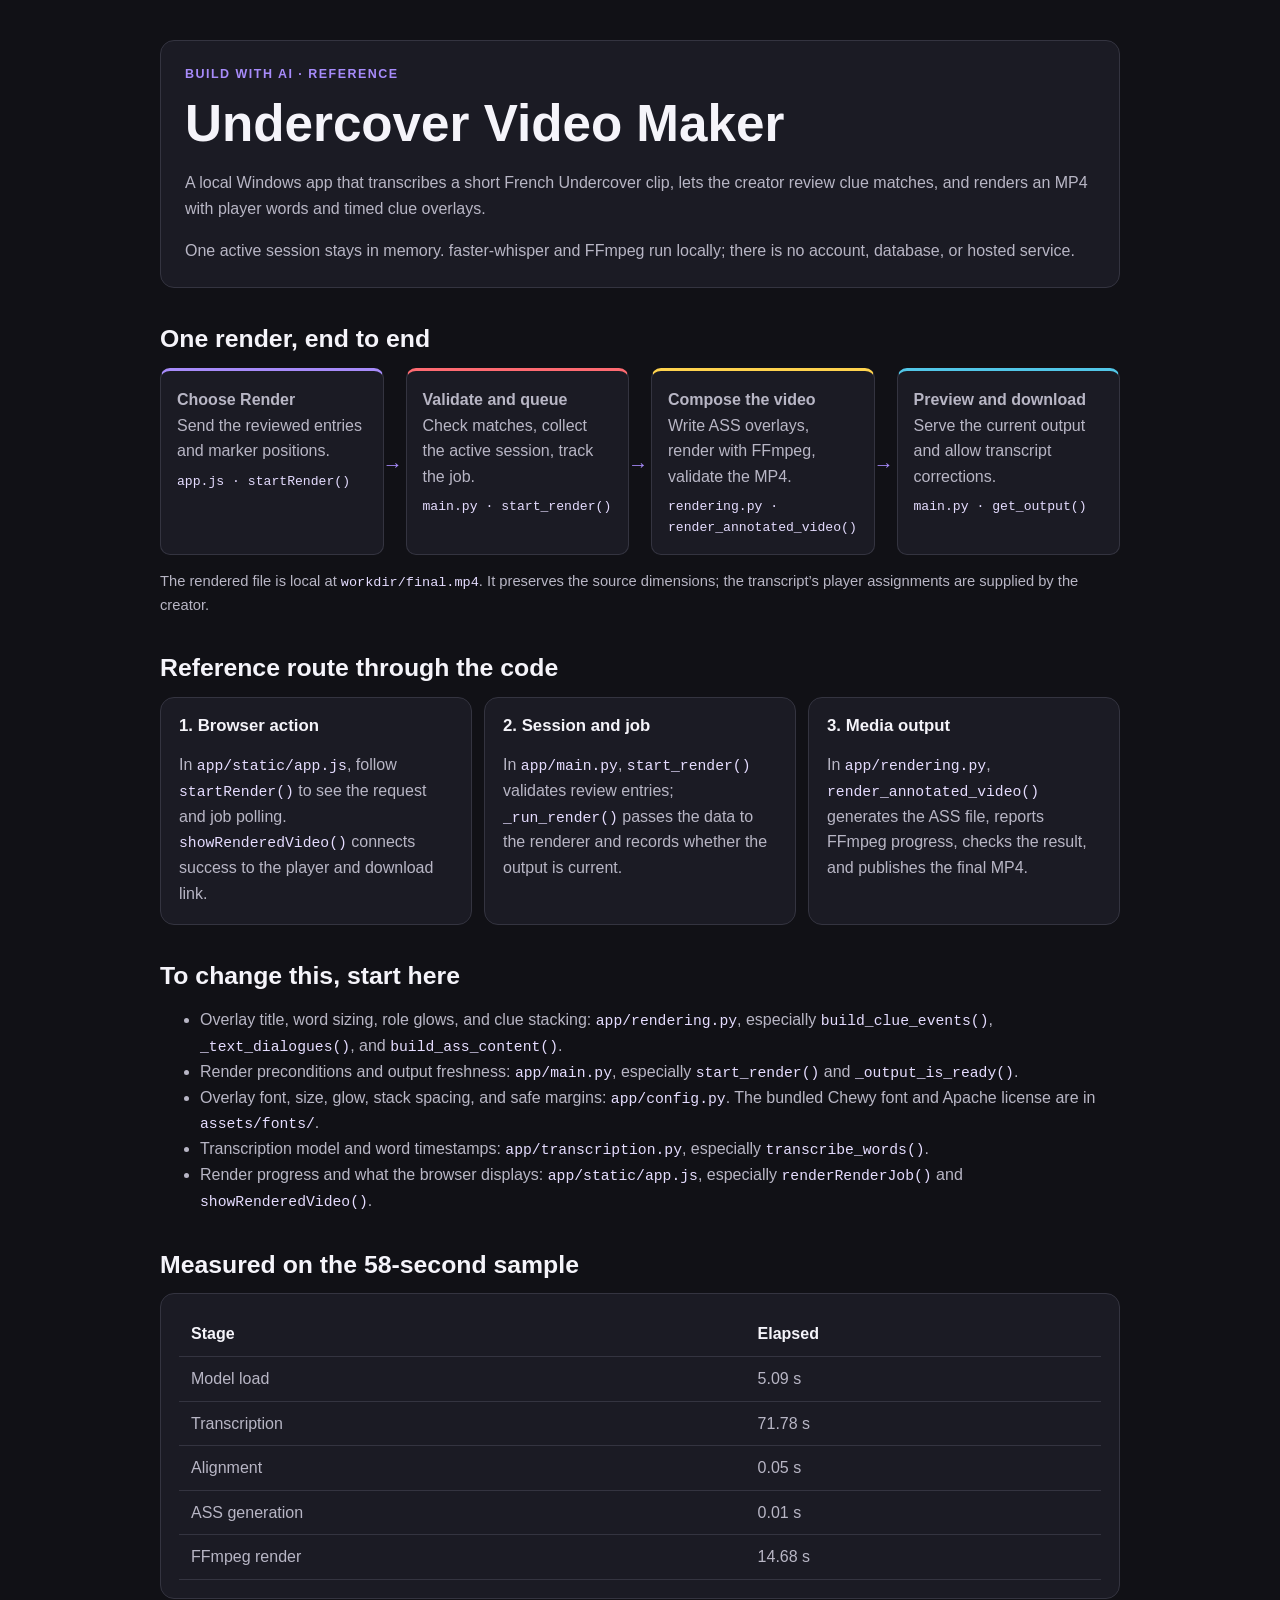
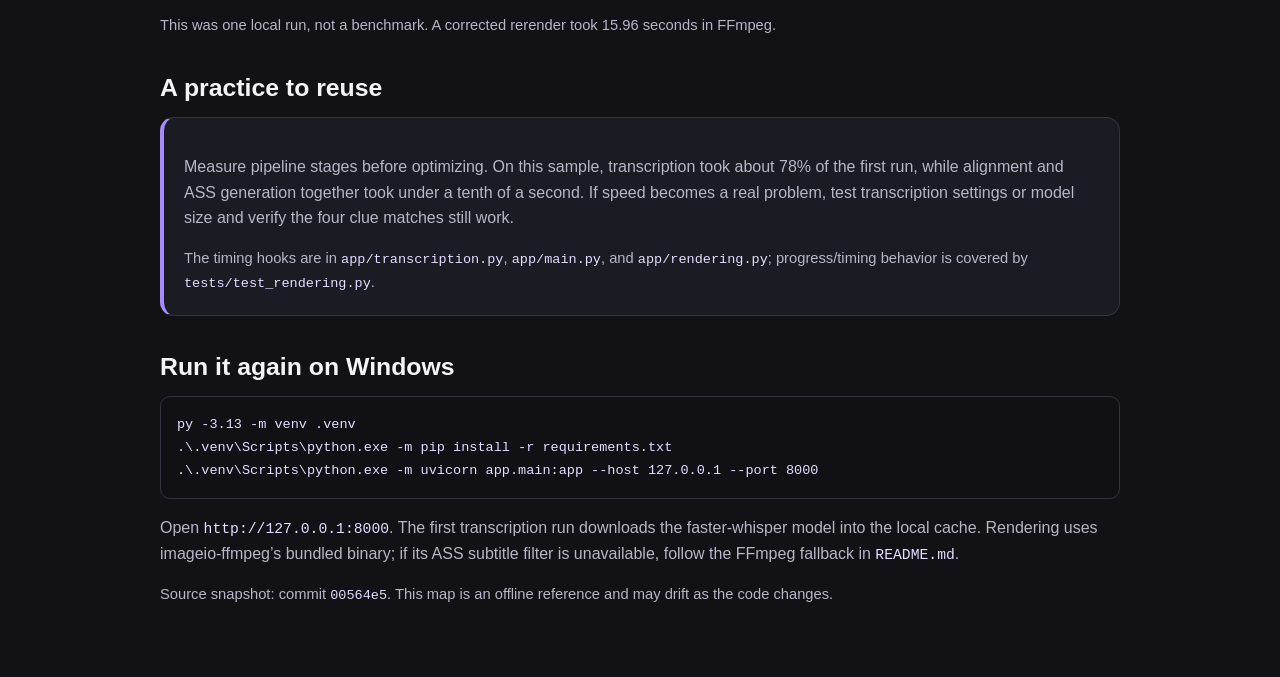
<file: devpost/app-map.html>
<!doctype html>
<html lang="en">
<head>
  <meta charset="utf-8">
  <meta name="viewport" content="width=device-width, initial-scale=1">
  <meta name="color-scheme" content="dark">
  <title>Undercover Video Maker — App Map</title>
  <style>
    :root {
      color-scheme: dark;
      --background: #111116;
      --surface: #1b1b24;
      --line: #343440;
      --text: #f5f4fa;
      --muted: #b8b6c5;
      --purple: #a78bfa;
      --coral: #ff6b72;
      --yellow: #ffd34e;
      --cyan: #52c7e8;
    }

    * { box-sizing: border-box; }
    body {
      margin: 0;
      background: var(--background);
      color: var(--text);
      font: 16px/1.6 "Segoe UI", sans-serif;
    }
    main {
      width: min(960px, calc(100% - 32px));
      margin: 0 auto;
      padding: 40px 0 56px;
    }
    h1, h2, h3 { line-height: 1.2; }
    h1 { font-size: clamp(2rem, 6vw, 3.2rem); margin: 0 0 12px; }
    h2 { margin: 36px 0 14px; font-size: 1.55rem; }
    h3 { margin: 0 0 8px; font-size: 1.05rem; }
    p, li { color: var(--muted); }
    a { color: var(--purple); }
    a:focus-visible, summary:focus-visible {
      outline: 3px solid var(--yellow);
      outline-offset: 3px;
    }
    code, pre {
      font: 0.92em/1.55 Consolas, "Courier New", monospace;
    }
    code {
      color: #e5dcff;
      overflow-wrap: anywhere;
    }
    pre {
      overflow-x: auto;
      padding: 16px;
      border: 1px solid var(--line);
      border-radius: 10px;
      background: #101015;
      color: var(--text);
    }
    .intro, .card, .practice, .timings {
      border: 1px solid var(--line);
      border-radius: 14px;
      background: var(--surface);
    }
    .intro { padding: 24px; }
    .eyebrow {
      margin: 0 0 8px;
      color: var(--purple);
      font-size: 0.78rem;
      font-weight: 700;
      letter-spacing: 0.12em;
      text-transform: uppercase;
    }
    .intro p:last-child { margin-bottom: 0; }
    .flow {
      display: grid;
      grid-template-columns: repeat(4, minmax(0, 1fr));
      gap: 22px;
      margin: 0;
      padding: 0;
      list-style: none;
    }
    .flow li {
      position: relative;
      min-width: 0;
      padding: 16px;
      border: 1px solid var(--line);
      border-top: 3px solid var(--purple);
      border-radius: 10px;
      background: var(--surface);
    }
    .flow li:nth-child(2) { border-top-color: var(--coral); }
    .flow li:nth-child(3) { border-top-color: var(--yellow); }
    .flow li:nth-child(4) { border-top-color: var(--cyan); }
    .flow li:not(:last-child)::after {
      position: absolute;
      top: 42%;
      right: -20px;
      color: var(--purple);
      content: "→";
      font-size: 1.25rem;
    }
    .flow strong, .flow code { display: block; }
    .flow code { margin-top: 8px; font-size: 0.82rem; }
    .route {
      display: grid;
      grid-template-columns: repeat(3, minmax(0, 1fr));
      gap: 12px;
    }
    .card { padding: 18px; }
    .card p:last-child { margin-bottom: 0; }
    .timings { padding: 18px; overflow-x: auto; }
    table { width: 100%; border-collapse: collapse; text-align: left; }
    th, td { padding: 9px 12px; border-bottom: 1px solid var(--line); }
    th { color: var(--text); }
    td { color: var(--muted); }
    .practice { padding: 20px; border-left: 4px solid var(--purple); }
    .practice p:last-child { margin-bottom: 0; }
    .note { font-size: 0.92rem; }
    @media (max-width: 700px) {
      main { padding-top: 24px; }
      .flow, .route { grid-template-columns: 1fr; }
      .flow { gap: 12px; }
      .flow li:not(:last-child)::after {
        top: auto;
        right: auto;
        bottom: -20px;
        left: 50%;
        content: "↓";
      }
    }
  </style>
</head>
<body>
  <main>
    <header class="intro">
      <p class="eyebrow">Build With AI · Reference</p>
      <h1>Undercover Video Maker</h1>
      <p>A local Windows app that transcribes a short French Undercover clip, lets the creator review clue matches, and renders an MP4 with player words and timed clue overlays.</p>
      <p>One active session stays in memory. faster-whisper and FFmpeg run locally; there is no account, database, or hosted service.</p>
    </header>

    <section aria-labelledby="flow-title">
      <h2 id="flow-title">One render, end to end</h2>
      <ol class="flow">
        <li>
          <strong>Choose Render</strong>
          <span>Send the reviewed entries and marker positions.</span>
          <code>app.js · startRender()</code>
        </li>
        <li>
          <strong>Validate and queue</strong>
          <span>Check matches, collect the active session, track the job.</span>
          <code>main.py · start_render()</code>
        </li>
        <li>
          <strong>Compose the video</strong>
          <span>Write ASS overlays, render with FFmpeg, validate the MP4.</span>
          <code>rendering.py · render_annotated_video()</code>
        </li>
        <li>
          <strong>Preview and download</strong>
          <span>Serve the current output and allow transcript corrections.</span>
          <code>main.py · get_output()</code>
        </li>
      </ol>
      <p class="note">The rendered file is local at <code>workdir/final.mp4</code>. It preserves the source dimensions; the transcript’s player assignments are supplied by the creator.</p>
    </section>

    <section aria-labelledby="route-title">
      <h2 id="route-title">Reference route through the code</h2>
      <div class="route">
        <article class="card">
          <h3>1. Browser action</h3>
          <p>In <code>app/static/app.js</code>, follow <code>startRender()</code> to see the request and job polling. <code>showRenderedVideo()</code> connects success to the player and download link.</p>
        </article>
        <article class="card">
          <h3>2. Session and job</h3>
          <p>In <code>app/main.py</code>, <code>start_render()</code> validates review entries; <code>_run_render()</code> passes the data to the renderer and records whether the output is current.</p>
        </article>
        <article class="card">
          <h3>3. Media output</h3>
          <p>In <code>app/rendering.py</code>, <code>render_annotated_video()</code> generates the ASS file, reports FFmpeg progress, checks the result, and publishes the final MP4.</p>
        </article>
      </div>
    </section>

    <section aria-labelledby="change-title">
      <h2 id="change-title">To change this, start here</h2>
      <ul>
        <li>Overlay title, word sizing, role glows, and clue stacking: <code>app/rendering.py</code>, especially <code>build_clue_events()</code>, <code>_text_dialogues()</code>, and <code>build_ass_content()</code>.</li>
        <li>Render preconditions and output freshness: <code>app/main.py</code>, especially <code>start_render()</code> and <code>_output_is_ready()</code>.</li>
        <li>Overlay font, size, glow, stack spacing, and safe margins: <code>app/config.py</code>. The bundled Chewy font and Apache license are in <code>assets/fonts/</code>.</li>
        <li>Transcription model and word timestamps: <code>app/transcription.py</code>, especially <code>transcribe_words()</code>.</li>
        <li>Render progress and what the browser displays: <code>app/static/app.js</code>, especially <code>renderRenderJob()</code> and <code>showRenderedVideo()</code>.</li>
      </ul>
    </section>

    <section aria-labelledby="timing-title">
      <h2 id="timing-title">Measured on the 58-second sample</h2>
      <div class="timings">
        <table>
          <thead><tr><th scope="col">Stage</th><th scope="col">Elapsed</th></tr></thead>
          <tbody>
            <tr><td>Model load</td><td>5.09 s</td></tr>
            <tr><td>Transcription</td><td>71.78 s</td></tr>
            <tr><td>Alignment</td><td>0.05 s</td></tr>
            <tr><td>ASS generation</td><td>0.01 s</td></tr>
            <tr><td>FFmpeg render</td><td>14.68 s</td></tr>
          </tbody>
        </table>
      </div>
      <p class="note">This was one local run, not a benchmark. A corrected rerender took 15.96 seconds in FFmpeg.</p>
    </section>

    <section aria-labelledby="practice-title">
      <h2 id="practice-title">A practice to reuse</h2>
      <aside class="practice">
        <p>Measure pipeline stages before optimizing. On this sample, transcription took about 78% of the first run, while alignment and ASS generation together took under a tenth of a second. If speed becomes a real problem, test transcription settings or model size and verify the four clue matches still work.</p>
        <p class="note">The timing hooks are in <code>app/transcription.py</code>, <code>app/main.py</code>, and <code>app/rendering.py</code>; progress/timing behavior is covered by <code>tests/test_rendering.py</code>.</p>
      </aside>
    </section>

    <section aria-labelledby="run-title">
      <h2 id="run-title">Run it again on Windows</h2>
      <pre><code>py -3.13 -m venv .venv
.\.venv\Scripts\python.exe -m pip install -r requirements.txt
.\.venv\Scripts\python.exe -m uvicorn app.main:app --host 127.0.0.1 --port 8000</code></pre>
      <p>Open <code>http://127.0.0.1:8000</code>. The first transcription run downloads the faster-whisper model into the local cache. Rendering uses imageio-ffmpeg’s bundled binary; if its ASS subtitle filter is unavailable, follow the FFmpeg fallback in <code>README.md</code>.</p>
      <p class="note">Source snapshot: commit <code>00564e5</code>. This map is an offline reference and may drift as the code changes.</p>
    </section>
  </main>
</body>
</html>
</file>
